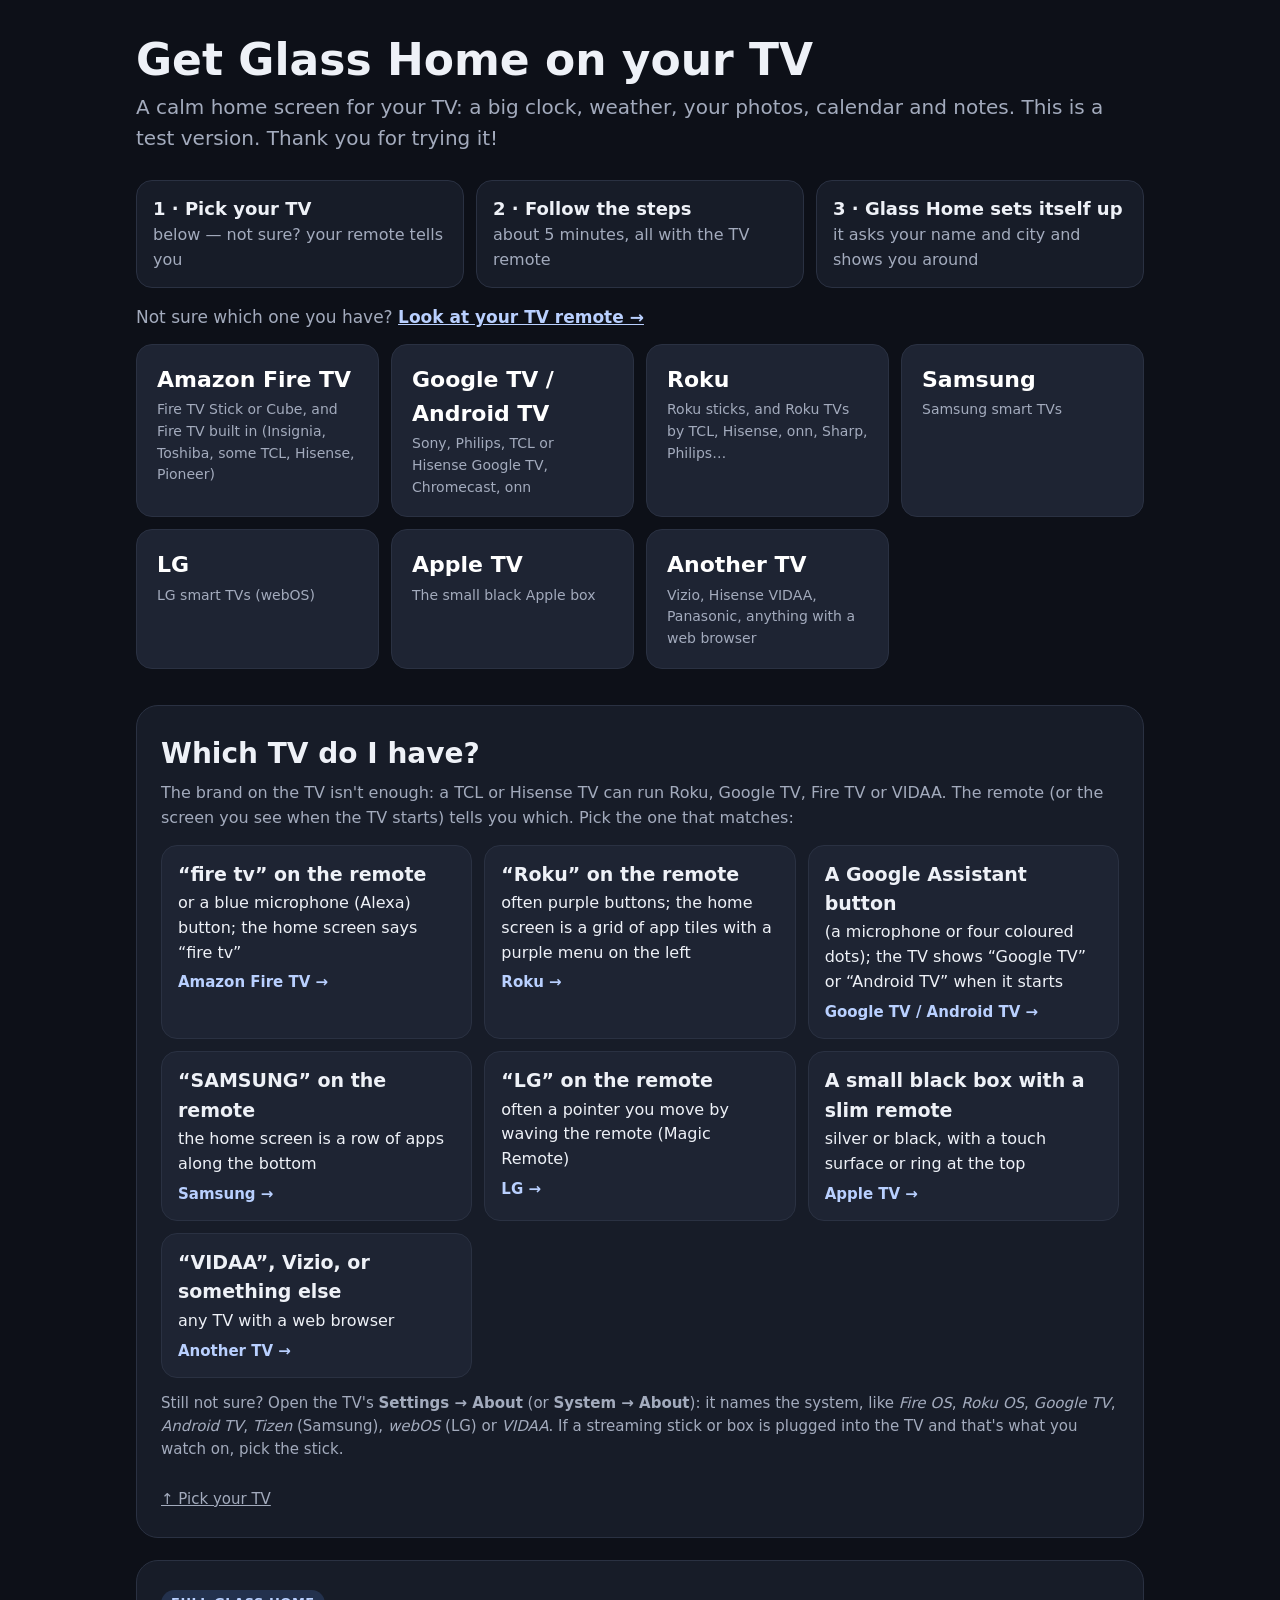
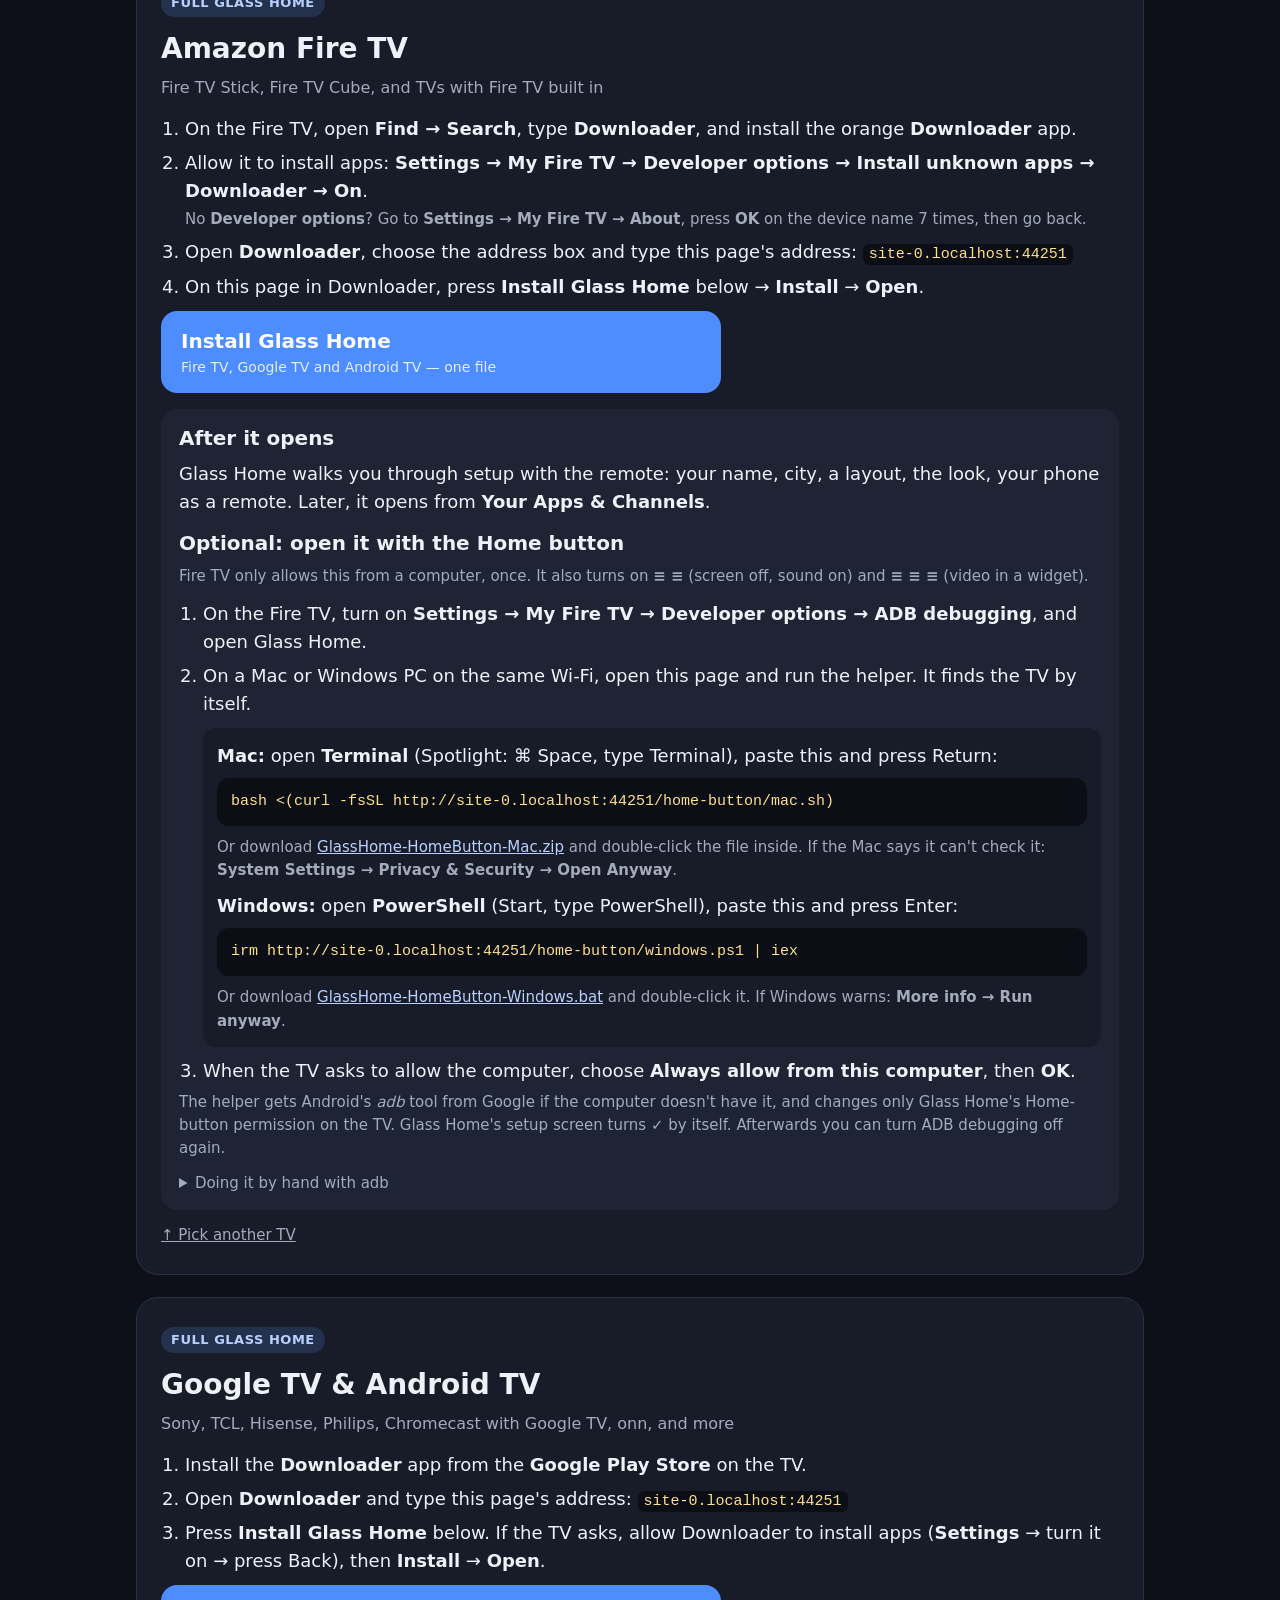
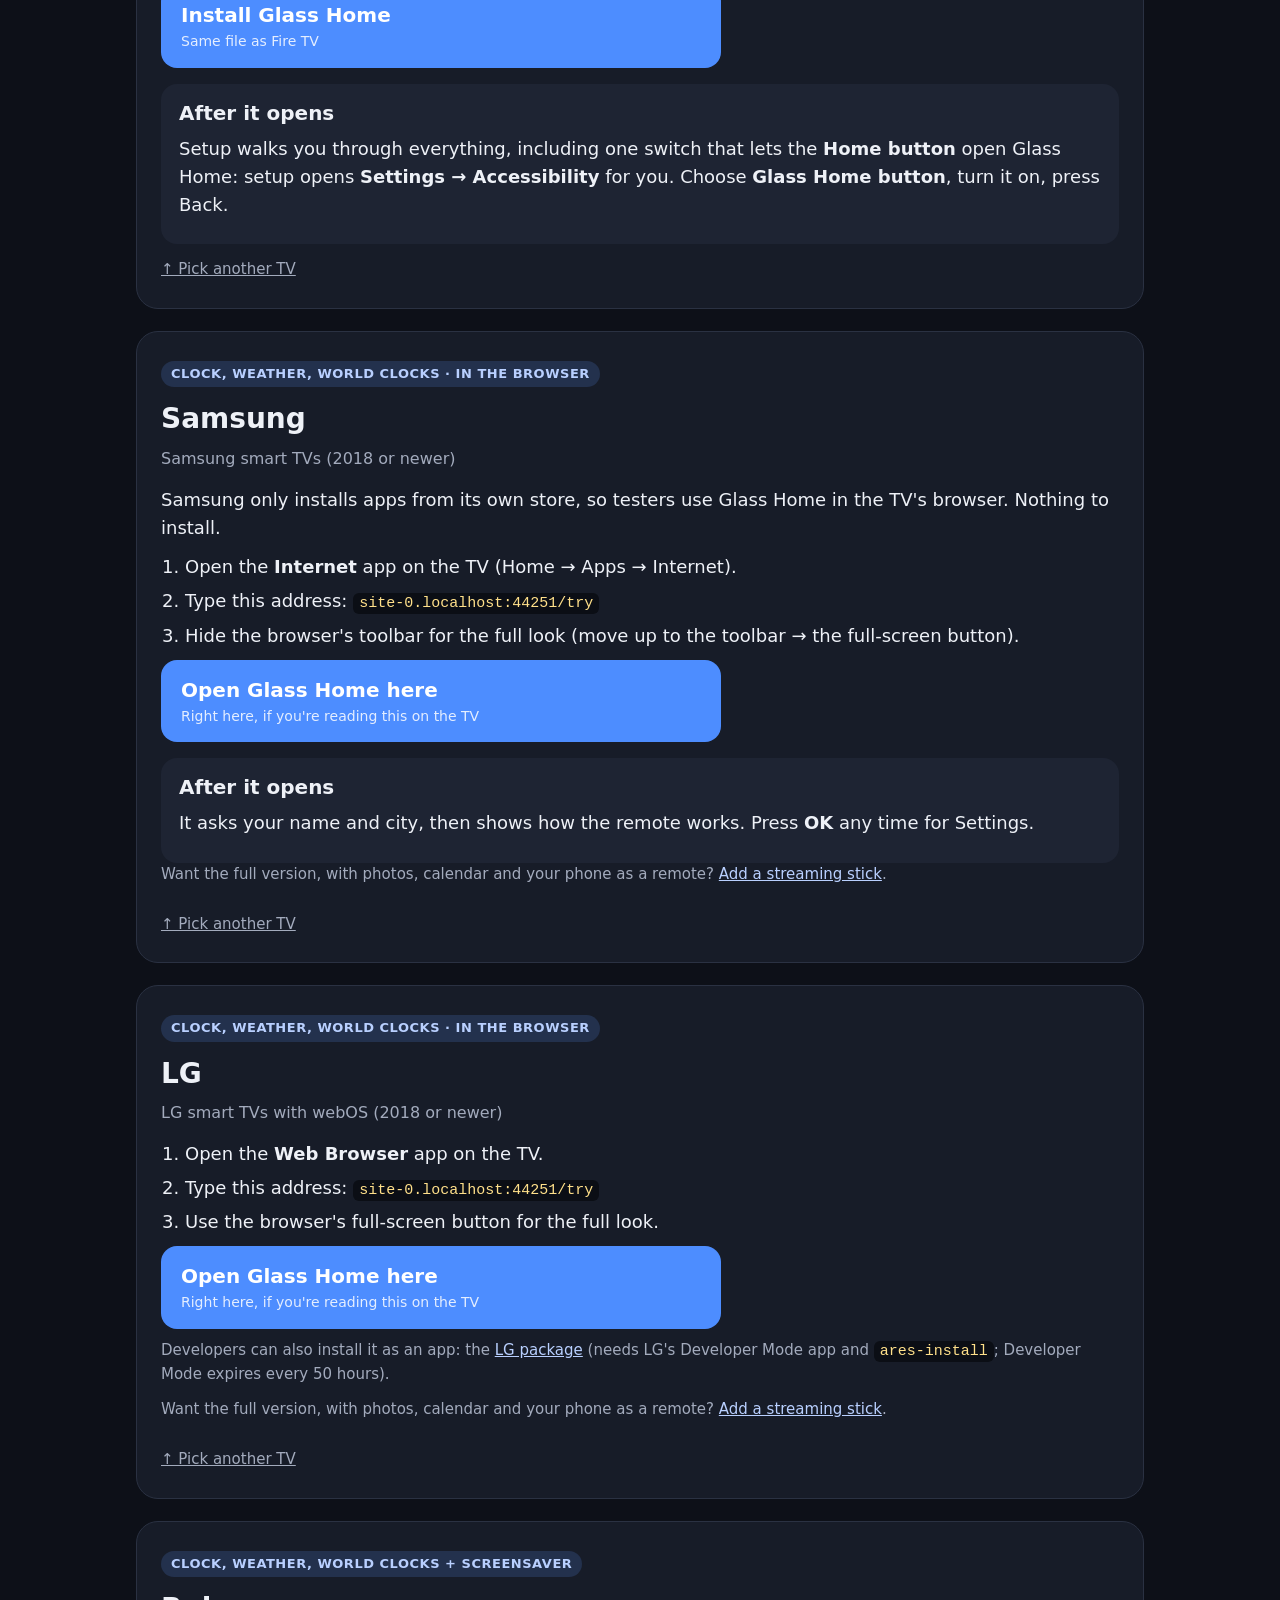
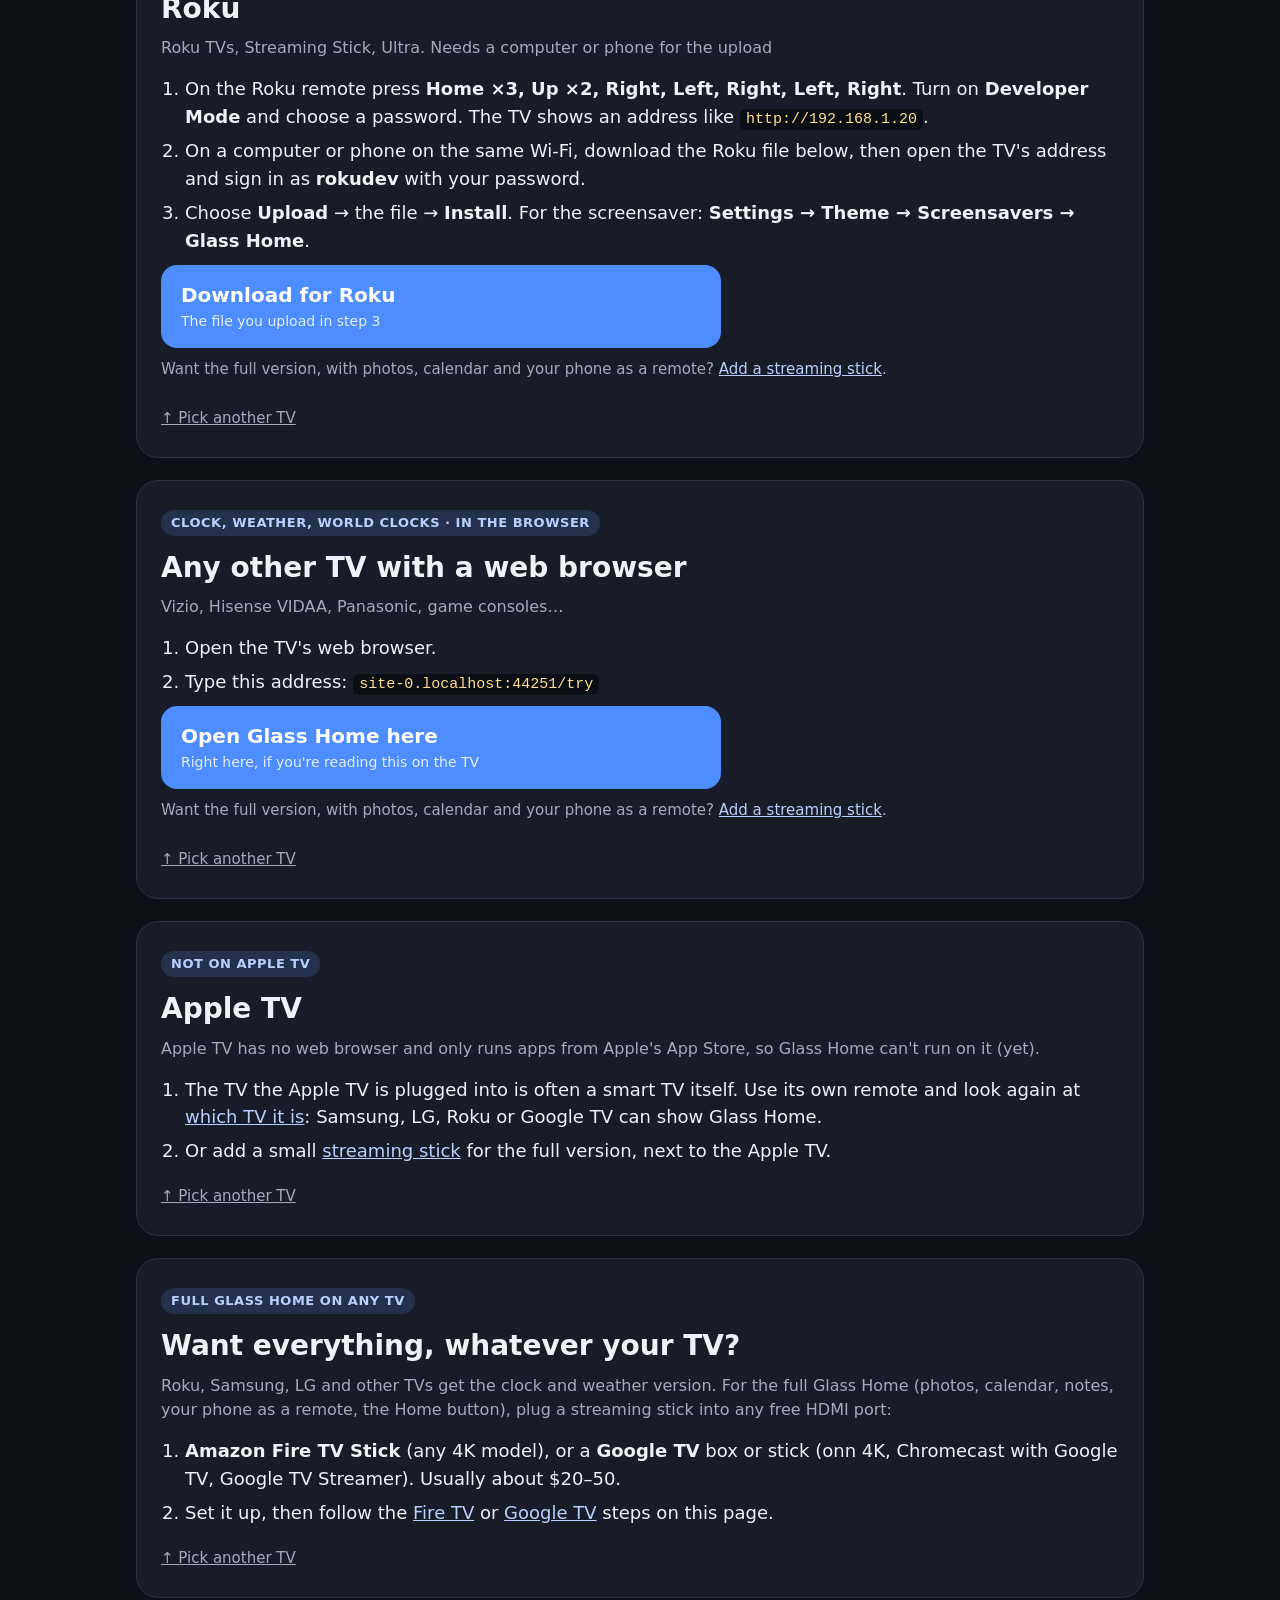
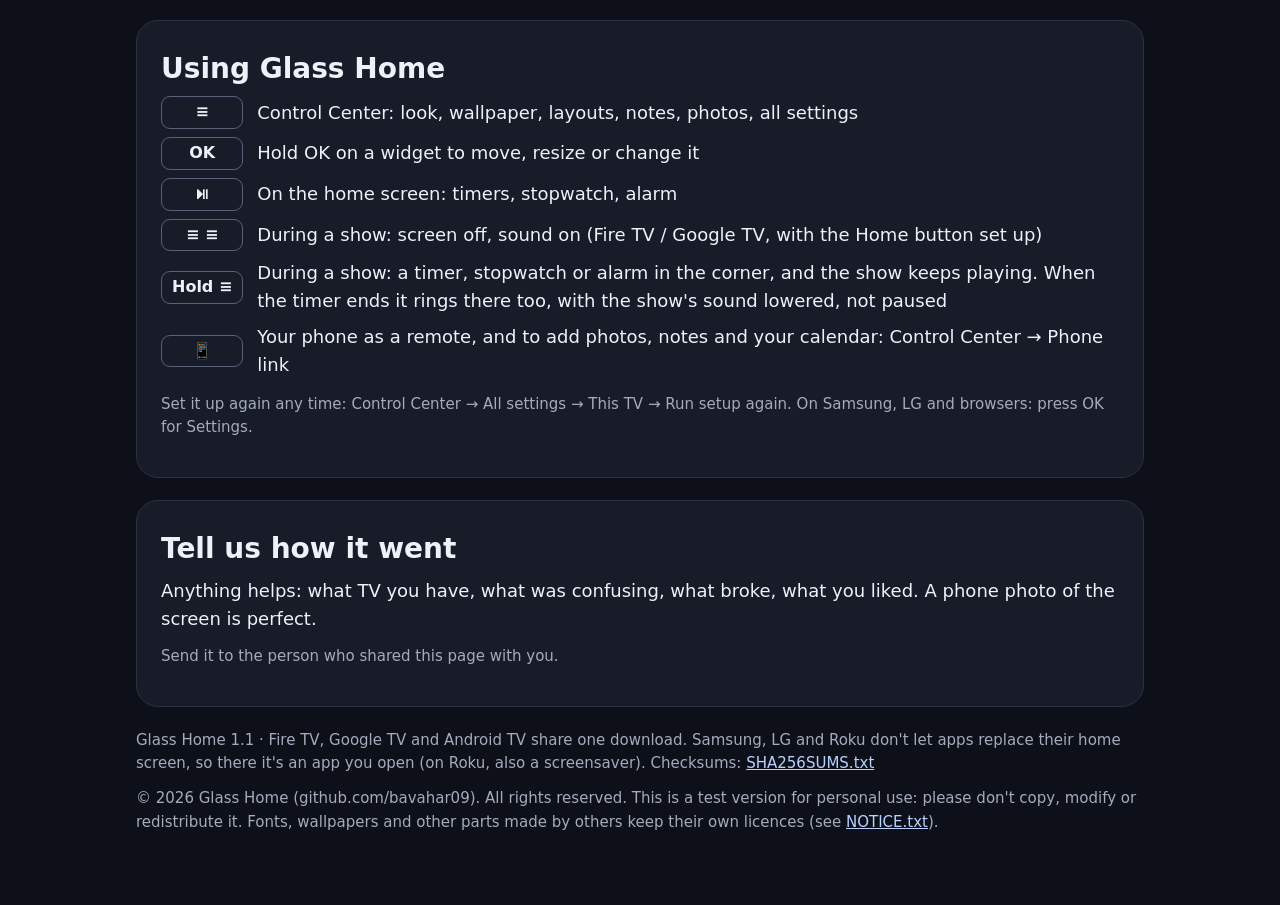
<file: index.html>
<!doctype html>
<html lang="en">
<head>
<meta charset="utf-8">
<meta name="viewport" content="width=device-width,initial-scale=1">
<title>Get Glass Home</title>
<style>
  :root { --bg: #0d1018; --card: #171c28; --card2: #1e2433; --line: #2a3142; --text: #eef1f7; --dim: #a3abbd; --accent: #4d8dff; --ok: #30d158; --code: #ffe08a; }
  * { box-sizing: border-box; }
  html { scroll-behavior: smooth; }
  body { margin: 0; background: var(--bg); color: var(--text); font: 18px/1.55 system-ui, -apple-system, "Segoe UI", Roboto, sans-serif; }
  main { max-width: 1040px; margin: 0 auto; padding: 36px 16px 64px; }
  h1 { font-size: 44px; line-height: 1.1; margin: 0 0 8px; }
  h2 { font-size: 28px; margin: 0 0 6px; }
  h3 { font-size: 20px; margin: 22px 0 6px; }
  p { margin: 0 0 12px; }
  .lead { color: var(--dim); font-size: 20px; margin: 0 0 26px; }
  .steps3 { display: grid; grid-template-columns: repeat(auto-fit, minmax(220px, 1fr)); gap: 12px; margin: 0 0 30px; }
  .steps3 div { background: var(--card); border: 1px solid var(--line); border-radius: 16px; padding: 14px 16px; color: var(--dim); font-size: 16px; }
  .steps3 b { display: block; color: var(--text); font-size: 18px; }
  .pick { display: grid; grid-template-columns: repeat(auto-fit, minmax(230px, 1fr)); gap: 12px; margin: 0 0 36px; }
  a.tv, a.btn { display: block; text-decoration: none; color: #fff; border-radius: 16px; outline: none; }
  a.tv { background: var(--card2); border: 1px solid var(--line); padding: 18px 20px; font-size: 22px; font-weight: 650; }
  a.tv small { display: block; font-weight: 400; font-size: 14px; color: var(--dim); margin-top: 2px; }
  a.btn { background: var(--accent); font-weight: 650; padding: 15px 20px; margin: 10px 0; font-size: 20px; max-width: 560px; }
  a.btn small { display: block; font-weight: 400; font-size: 14px; opacity: .85; }
  a.tv:focus, a.tv:hover, a.btn:focus, a.btn:hover { box-shadow: 0 0 0 4px #fff; }
  section { background: var(--card); border: 1px solid var(--line); border-radius: 22px; padding: 26px 24px; margin: 0 0 22px; scroll-margin-top: 12px; }
  .who { color: var(--dim); margin: 0 0 14px; font-size: 16px; }
  .get { display: inline-block; font-size: 13px; font-weight: 700; letter-spacing: .04em; text-transform: uppercase; padding: 3px 10px; border-radius: 99px; background: #23314d; color: #b9d0ff; margin-bottom: 10px; }
  ol { padding-left: 24px; margin: 8px 0 0; }
  ol li { margin: 6px 0; }
  li b, p b { font-weight: 650; }
  code { font: 15px/1.5 ui-monospace, Menlo, Consolas, monospace; color: var(--code); background: #0b0e15; padding: 2px 6px; border-radius: 6px; word-break: break-all; }
  pre { font: 15px/1.6 ui-monospace, Menlo, Consolas, monospace; color: var(--code); background: #0b0e15; padding: 12px 14px; border-radius: 12px; overflow-x: auto; margin: 8px 0; white-space: pre-wrap; word-break: break-all; }
  .after { background: var(--card2); border-radius: 16px; padding: 14px 18px; margin-top: 16px; }
  .after h3 { margin-top: 0; }
  .note { color: var(--dim); font-size: 15px; }
  .hb { background: var(--card); border-radius: 12px; padding: 4px 14px 10px; margin: 10px 0; }
  .hb p { margin: 10px 0 4px; }
  .after a, .note a { color: #b9d0ff; }
  .unsure { margin: -14px 0 14px; font-size: 17px; color: var(--dim); }
  .unsure a { color: #b9d0ff; font-weight: 650; }
  .clues { display: grid; grid-template-columns: repeat(auto-fit, minmax(280px, 1fr)); gap: 12px; margin: 14px 0; }
  a.clue { display: block; text-decoration: none; color: var(--text); background: var(--card2); border: 1px solid var(--line); border-radius: 16px; padding: 14px 16px; font-size: 16px; outline: none; }
  a.clue b { display: block; font-size: 19px; margin-bottom: 2px; }
  a.clue span { display: block; margin-top: 6px; color: #b9d0ff; font-weight: 650; font-size: 15px; }
  a.clue:focus, a.clue:hover { box-shadow: 0 0 0 4px #fff; }
  details summary { cursor: pointer; margin-top: 10px; }
  .top { display: inline-block; margin-top: 14px; color: var(--dim); font-size: 15px; }
  .keys { display: grid; grid-template-columns: max-content 1fr; gap: 8px 14px; align-items: center; }
  .k { display: inline-block; min-width: 54px; text-align: center; padding: 3px 10px; border: 1px solid #586178; border-radius: 9px; font-weight: 650; font-size: 16px; }
  @media (max-width: 600px) { h1 { font-size: 34px; } body { font-size: 17px; } section { padding: 20px 16px; } }
</style>
</head>
<body>
<main>
  <h1>Get Glass Home on your TV</h1>
  <p class="lead">A calm home screen for your TV: a big clock, weather, your photos, calendar and notes. This is a test version. Thank you for trying it!</p>

  <div class="steps3">
    <div><b>1 · Pick your TV</b>below — not sure? your remote tells you</div>
    <div><b>2 · Follow the steps</b>about 5 minutes, all with the TV remote</div>
    <div><b>3 · Glass Home sets itself up</b>it asks your name and city and shows you around</div>
  </div>

  <p class="unsure">Not sure which one you have? <a href="#which">Look at your TV remote →</a></p>
  <div class="pick">
    <a class="tv" href="#firetv">Amazon Fire TV<small>Fire TV Stick or Cube, and Fire TV built in (Insignia, Toshiba, some TCL, Hisense, Pioneer)</small></a>
    <a class="tv" href="#googletv">Google TV / Android TV<small>Sony, Philips, TCL or Hisense Google TV, Chromecast, onn</small></a>
    <a class="tv" href="#roku">Roku<small>Roku sticks, and Roku TVs by TCL, Hisense, onn, Sharp, Philips…</small></a>
    <a class="tv" href="#samsung">Samsung<small>Samsung smart TVs</small></a>
    <a class="tv" href="#lg">LG<small>LG smart TVs (webOS)</small></a>
    <a class="tv" href="#appletv">Apple TV<small>The small black Apple box</small></a>
    <a class="tv" href="#other">Another TV<small>Vizio, Hisense VIDAA, Panasonic, anything with a web browser</small></a>
  </div>

  <section id="which">
    <h2>Which TV do I have?</h2>
    <p class="who">The brand on the TV isn't enough: a TCL or Hisense TV can run Roku, Google TV, Fire TV or VIDAA. The remote (or the screen you see when the TV starts) tells you which. Pick the one that matches:</p>
    <div class="clues">
      <a class="clue" href="#firetv"><b>“fire tv” on the remote</b>or a blue microphone (Alexa) button; the home screen says “fire tv”<span>Amazon Fire TV →</span></a>
      <a class="clue" href="#roku"><b>“Roku” on the remote</b>often purple buttons; the home screen is a grid of app tiles with a purple menu on the left<span>Roku →</span></a>
      <a class="clue" href="#googletv"><b>A Google Assistant button</b>(a microphone or four coloured dots); the TV shows “Google TV” or “Android TV” when it starts<span>Google TV / Android TV →</span></a>
      <a class="clue" href="#samsung"><b>“SAMSUNG” on the remote</b>the home screen is a row of apps along the bottom<span>Samsung →</span></a>
      <a class="clue" href="#lg"><b>“LG” on the remote</b>often a pointer you move by waving the remote (Magic Remote)<span>LG →</span></a>
      <a class="clue" href="#appletv"><b>A small black box with a slim remote</b>silver or black, with a touch surface or ring at the top<span>Apple TV →</span></a>
      <a class="clue" href="#other"><b>“VIDAA”, Vizio, or something else</b>any TV with a web browser<span>Another TV →</span></a>
    </div>
    <p class="note">Still not sure? Open the TV's <b>Settings → About</b> (or <b>System → About</b>): it names the system, like <i>Fire OS</i>, <i>Roku OS</i>, <i>Google TV</i>, <i>Android TV</i>, <i>Tizen</i> (Samsung), <i>webOS</i> (LG) or <i>VIDAA</i>. If a streaming stick or box is plugged into the TV and that's what you watch on, pick the stick.</p>
    <a class="top" href="#">↑ Pick your TV</a>
  </section>

  <section id="firetv">
    <span class="get">Full Glass Home</span>
    <h2>Amazon Fire TV</h2>
    <p class="who">Fire TV Stick, Fire TV Cube, and TVs with Fire TV built in</p>
    <ol>
      <li>On the Fire TV, open <b>Find → Search</b>, type <b>Downloader</b>, and install the orange <b>Downloader</b> app.</li>
      <li>Allow it to install apps: <b>Settings → My Fire TV → Developer options → Install unknown apps → Downloader → On</b>.
        <br><span class="note">No <b>Developer options</b>? Go to <b>Settings → My Fire TV → About</b>, press <b>OK</b> on the device name 7 times, then go back.</span></li>
      <li>Open <b>Downloader</b>, choose the address box and type this page's address: <code class="here">this page</code></li>
      <li>On this page in Downloader, press <b>Install Glass Home</b> below → <b>Install</b> → <b>Open</b>.</li>
    </ol>
    <a class="btn" href="android-tv/GlassHome-AndroidTV-1.1.apk">Install Glass Home<small>Fire TV, Google TV and Android TV — one file</small></a>
    <div class="after">
      <h3>After it opens</h3>
      <p>Glass Home walks you through setup with the remote: your name, city, a layout, the look, your phone as a remote. Later, it opens from <b>Your Apps &amp; Channels</b>.</p>
      <h3>Optional: open it with the Home button</h3>
      <p class="note">Fire TV only allows this from a computer, once. It also turns on <b>≡ ≡</b> (screen off, sound on) and <b>≡ ≡ ≡</b> (video in a widget).</p>
      <ol>
        <li>On the Fire TV, turn on <b>Settings → My Fire TV → Developer options → ADB debugging</b>, and open Glass Home.</li>
        <li>On a Mac or Windows PC on the same Wi-Fi, open this page and run the helper. It finds the TV by itself.
          <div class="hb">
            <p><b>Mac:</b> open <b>Terminal</b> (Spotlight: ⌘ Space, type Terminal), paste this and press Return:</p>
            <pre class="hb-mac">bash &lt;(curl -fsSL THIS-PAGE/home-button/mac.sh)</pre>
            <p class="note">Or download <a href="home-button/GlassHome-HomeButton-Mac.zip">GlassHome-HomeButton-Mac.zip</a> and double-click the file inside. If the Mac says it can't check it: <b>System Settings → Privacy &amp; Security → Open Anyway</b>.</p>
            <p><b>Windows:</b> open <b>PowerShell</b> (Start, type PowerShell), paste this and press Enter:</p>
            <pre class="hb-win">irm THIS-PAGE/home-button/windows.ps1 | iex</pre>
            <p class="note">Or download <a href="home-button/GlassHome-HomeButton-Windows.bat">GlassHome-HomeButton-Windows.bat</a> and double-click it. If Windows warns: <b>More info → Run anyway</b>.</p>
          </div></li>
        <li>When the TV asks to allow the computer, choose <b>Always allow from this computer</b>, then <b>OK</b>.</li>
      </ol>
      <p class="note">The helper gets Android's <i>adb</i> tool from Google if the computer doesn't have it, and changes only Glass Home's Home-button permission on the TV. Glass Home's setup screen turns ✓ by itself. Afterwards you can turn ADB debugging off again.</p>
      <details class="note"><summary>Doing it by hand with adb</summary>
      <pre>adb connect FIRE-TV-ADDRESS
adb shell settings put secure enabled_accessibility_services com.bavahar.glass/com.bavahar.glass.HomeWatcher
adb shell settings put secure accessibility_enabled 1
adb shell pm grant com.bavahar.glass android.permission.WRITE_SECURE_SETTINGS</pre>
      <p>The address is in <b>Settings → My Fire TV → About → Network</b>. If another accessibility service is on (e.g. VoiceView), add Glass Home's after it with a colon instead of replacing it.</p></details>
    </div>
    <a class="top" href="#">↑ Pick another TV</a>
  </section>

  <section id="googletv">
    <span class="get">Full Glass Home</span>
    <h2>Google TV &amp; Android TV</h2>
    <p class="who">Sony, TCL, Hisense, Philips, Chromecast with Google TV, onn, and more</p>
    <ol>
      <li>Install the <b>Downloader</b> app from the <b>Google Play Store</b> on the TV.</li>
      <li>Open <b>Downloader</b> and type this page's address: <code class="here">this page</code></li>
      <li>Press <b>Install Glass Home</b> below. If the TV asks, allow Downloader to install apps (<b>Settings</b> → turn it on → press Back), then <b>Install</b> → <b>Open</b>.</li>
    </ol>
    <a class="btn" href="android-tv/GlassHome-AndroidTV-1.1.apk">Install Glass Home<small>Same file as Fire TV</small></a>
    <div class="after">
      <h3>After it opens</h3>
      <p>Setup walks you through everything, including one switch that lets the <b>Home button</b> open Glass Home: setup opens <b>Settings → Accessibility</b> for you. Choose <b>Glass Home button</b>, turn it on, press Back.</p>
    </div>
    <a class="top" href="#">↑ Pick another TV</a>
  </section>

  <section id="samsung">
    <span class="get">Clock, weather, world clocks · in the browser</span>
    <h2>Samsung</h2>
    <p class="who">Samsung smart TVs (2018 or newer)</p>
    <p>Samsung only installs apps from its own store, so testers use Glass Home in the TV's browser. Nothing to install.</p>
    <ol>
      <li>Open the <b>Internet</b> app on the TV (Home → Apps → Internet).</li>
      <li>Type this address: <code class="try">this page/try</code></li>
      <li>Hide the browser's toolbar for the full look (move up to the toolbar → the full-screen button).</li>
    </ol>
    <a class="btn" href="try/">Open Glass Home here<small>Right here, if you're reading this on the TV</small></a>
    <div class="after"><h3>After it opens</h3><p>It asks your name and city, then shows how the remote works. Press <b>OK</b> any time for Settings.</p></div>
    <p class="note">Want the full version, with photos, calendar and your phone as a remote? <a href="#stick">Add a streaming stick</a>.</p>
    <a class="top" href="#">↑ Pick another TV</a>
  </section>

  <section id="lg">
    <span class="get">Clock, weather, world clocks · in the browser</span>
    <h2>LG</h2>
    <p class="who">LG smart TVs with webOS (2018 or newer)</p>
    <ol>
      <li>Open the <b>Web Browser</b> app on the TV.</li>
      <li>Type this address: <code class="try">this page/try</code></li>
      <li>Use the browser's full-screen button for the full look.</li>
    </ol>
    <a class="btn" href="try/">Open Glass Home here<small>Right here, if you're reading this on the TV</small></a>
    <p class="note">Developers can also install it as an app: the <a href="lg-webos/GlassHome-LG-webOS-1.1.ipk" style="color:#b9d0ff">LG package</a> (needs LG's Developer Mode app and <code>ares-install</code>; Developer Mode expires every 50 hours).</p>
    <p class="note">Want the full version, with photos, calendar and your phone as a remote? <a href="#stick">Add a streaming stick</a>.</p>
    <a class="top" href="#">↑ Pick another TV</a>
  </section>

  <section id="roku">
    <span class="get">Clock, weather, world clocks + screensaver</span>
    <h2>Roku</h2>
    <p class="who">Roku TVs, Streaming Stick, Ultra. Needs a computer or phone for the upload</p>
    <ol>
      <li>On the Roku remote press <b>Home ×3, Up ×2, Right, Left, Right, Left, Right</b>. Turn on <b>Developer Mode</b> and choose a password. The TV shows an address like <code>http://192.168.1.20</code>.</li>
      <li>On a computer or phone on the same Wi-Fi, download the Roku file below, then open the TV's address and sign in as <b>rokudev</b> with your password.</li>
      <li>Choose <b>Upload</b> → the file → <b>Install</b>. For the screensaver: <b>Settings → Theme → Screensavers → Glass Home</b>.</li>
    </ol>
    <a class="btn" href="roku/GlassHome-Roku-1.1.zip">Download for Roku<small>The file you upload in step 3</small></a>
    <p class="note">Want the full version, with photos, calendar and your phone as a remote? <a href="#stick">Add a streaming stick</a>.</p>
    <a class="top" href="#">↑ Pick another TV</a>
  </section>

  <section id="other">
    <span class="get">Clock, weather, world clocks · in the browser</span>
    <h2>Any other TV with a web browser</h2>
    <p class="who">Vizio, Hisense VIDAA, Panasonic, game consoles…</p>
    <ol>
      <li>Open the TV's web browser.</li>
      <li>Type this address: <code class="try">this page/try</code></li>
    </ol>
    <a class="btn" href="try/">Open Glass Home here<small>Right here, if you're reading this on the TV</small></a>
    <p class="note">Want the full version, with photos, calendar and your phone as a remote? <a href="#stick">Add a streaming stick</a>.</p>
    <a class="top" href="#">↑ Pick another TV</a>
  </section>

  <section id="appletv">
    <span class="get">Not on Apple TV</span>
    <h2>Apple TV</h2>
    <p class="who">Apple TV has no web browser and only runs apps from Apple's App Store, so Glass Home can't run on it (yet).</p>
    <ol>
      <li>The TV the Apple TV is plugged into is often a smart TV itself. Use its own remote and look again at <a href="#which" style="color:#b9d0ff">which TV it is</a>: Samsung, LG, Roku or Google TV can show Glass Home.</li>
      <li>Or add a small <a href="#stick" style="color:#b9d0ff">streaming stick</a> for the full version, next to the Apple TV.</li>
    </ol>
    <a class="top" href="#">↑ Pick another TV</a>
  </section>

  <section id="stick">
    <span class="get">Full Glass Home on any TV</span>
    <h2>Want everything, whatever your TV?</h2>
    <p class="who">Roku, Samsung, LG and other TVs get the clock and weather version. For the full Glass Home (photos, calendar, notes, your phone as a remote, the Home button), plug a streaming stick into any free HDMI port:</p>
    <ol>
      <li><b>Amazon Fire TV Stick</b> (any 4K model), or a <b>Google TV</b> box or stick (onn 4K, Chromecast with Google TV, Google TV Streamer). Usually about $20–50.</li>
      <li>Set it up, then follow the <a href="#firetv" style="color:#b9d0ff">Fire TV</a> or <a href="#googletv" style="color:#b9d0ff">Google TV</a> steps on this page.</li>
    </ol>
    <a class="top" href="#">↑ Pick another TV</a>
  </section>

  <section id="using">
    <h2>Using Glass Home</h2>
    <div class="keys">
      <span class="k">≡</span><span>Control Center: look, wallpaper, layouts, notes, photos, all settings</span>
      <span class="k">OK</span><span>Hold OK on a widget to move, resize or change it</span>
      <span class="k">⏯</span><span>On the home screen: timers, stopwatch, alarm</span>
      <span class="k">≡ ≡</span><span>During a show: screen off, sound on (Fire TV / Google TV, with the Home button set up)</span>
      <span class="k">Hold ≡</span><span>During a show: a timer, stopwatch or alarm in the corner, and the show keeps playing. When the timer ends it rings there too, with the show's sound lowered, not paused</span>
      <span class="k">📱</span><span>Your phone as a remote, and to add photos, notes and your calendar: Control Center → Phone link</span>
    </div>
    <p class="note" style="margin-top:14px">Set it up again any time: Control Center → All settings → This TV → Run setup again. On Samsung, LG and browsers: press OK for Settings.</p>
  </section>

  <section id="feedback">
    <h2>Tell us how it went</h2>
    <p>Anything helps: what TV you have, what was confusing, what broke, what you liked. A phone photo of the screen is perfect.</p>
    <a class="btn" id="fb" href="__FEEDBACK__">Send feedback</a>
    <p class="note" id="fbNone">Send it to the person who shared this page with you.</p>
  </section>

  <p class="note">Glass Home 1.1 · Fire TV, Google TV and Android TV share one download. Samsung, LG and Roku don't let apps replace their home screen, so there it's an app you open (on Roku, also a screensaver). Checksums: <a href="SHA256SUMS.txt" style="color:#b9d0ff">SHA256SUMS.txt</a></p>
  <p class="note">© 2026 Glass Home (github.com/bavahar09). All rights reserved. This is a test version for personal use: please don't copy, modify or redistribute it. Fonts, wallpapers and other parts made by others keep their own licences (see <a href="NOTICE.txt">NOTICE.txt</a>).</p>
</main>
<script>
  // This page's own address, to type on a TV remote (TV browsers can't follow a link from a phone).
  (function () {
    var base = location.host + location.pathname.replace(/index\.html$/, '').replace(/\/$/, '');
    var i, h = document.querySelectorAll('.here'), t = document.querySelectorAll('.try');
    for (i = 0; i < h.length; i++) h[i].textContent = base;
    for (i = 0; i < t.length; i++) t[i].textContent = base + '/try';
    // the Home button helper's one-liners, pointing at wherever this page is served from
    var origin = location.protocol === 'file:' ? 'http://THIS-PAGE' : location.protocol + '//' + base;
    var hm = document.querySelectorAll('.hb-mac'), hw = document.querySelectorAll('.hb-win');
    for (i = 0; i < hm.length; i++) hm[i].textContent = 'bash <(curl -fsSL ' + origin + '/home-button/mac.sh)';
    for (i = 0; i < hw.length; i++) hw[i].textContent = 'irm ' + origin + '/home-button/windows.ps1 | iex';
    var fb = document.getElementById('fb');
    if (fb.getAttribute('href').indexOf('__') === 0) fb.style.display = 'none';   // no feedback link set up yet
    else document.getElementById('fbNone').style.display = 'none';
  })();
</script>
</body>
</html>
</file>
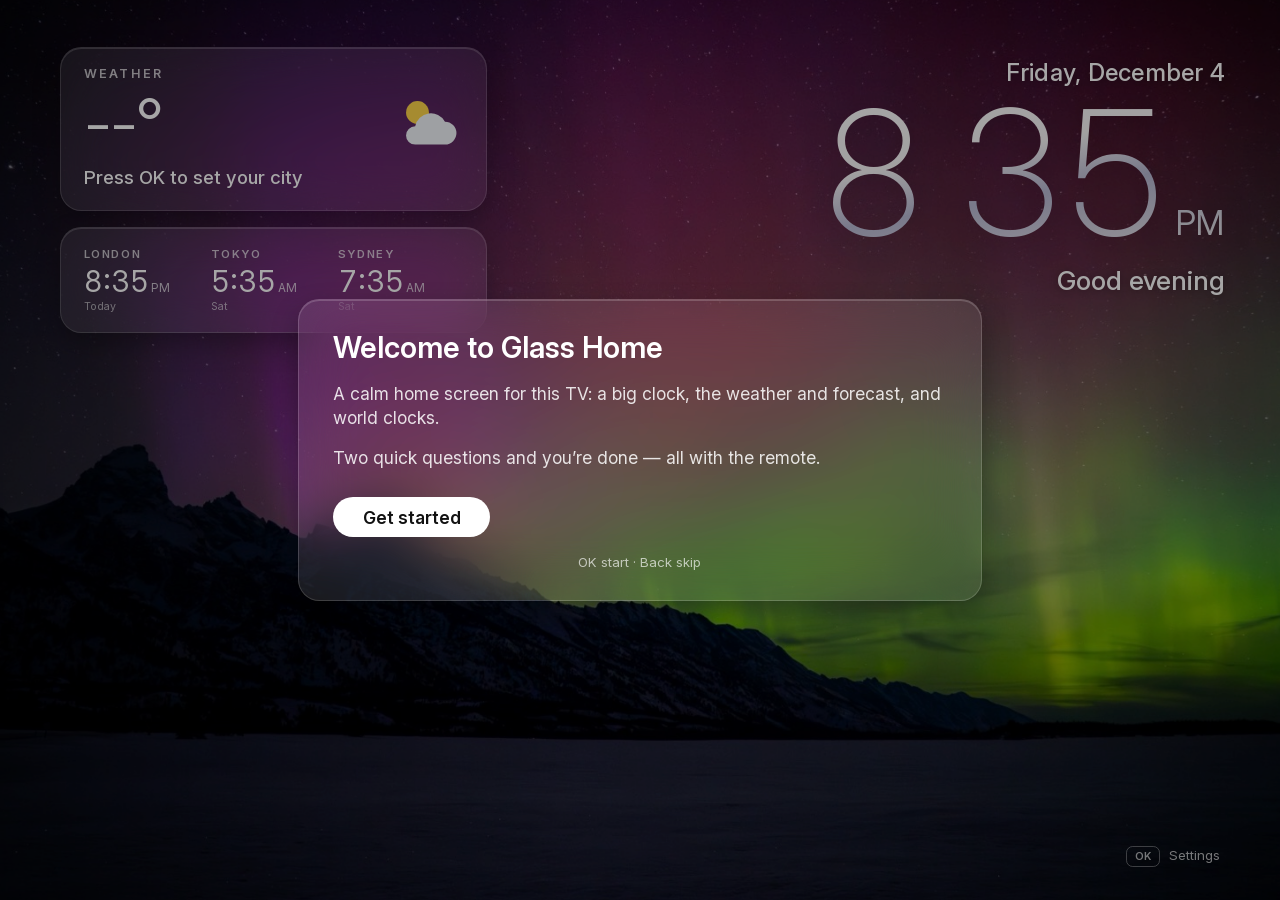
<file: try/index.html>
<!doctype html>
<html lang="en">
<head>
<meta charset="utf-8">
<meta name="viewport" content="width=1920">
<title>Glass Home</title>
<link rel="stylesheet" href="app.css">
</head>
<body>
<div id="bg"><div class="bg-img" id="bgA"></div><div class="bg-img" id="bgB"></div><div class="bg-veil"></div></div>

<main id="home">
  <section class="col">
    <div class="card" id="weatherCard">
      <div class="label" id="wCity">Weather</div>
      <div class="w-now">
        <div class="w-temp" id="wTemp">--°</div>
        <div class="w-icon" id="wIcon"></div>
      </div>
      <div class="w-desc" id="wDesc">Press OK to set your city</div>
      <div class="w-hilo" id="wHiLo"></div>
    </div>
    <div class="card" id="forecastCard"><div class="days" id="days"></div></div>
    <div class="card" id="worldCard"><div class="world" id="world"></div></div>
  </section>

  <section class="hero" id="hero">
    <div class="date" id="date"></div>
    <div class="clock" id="clock"><span id="hh">--</span><span class="colon">:</span><span id="mm">--</span><span class="ampm" id="ampm"></span></div>
    <div class="greet" id="greet"></div>
    <div class="sun" id="sun"></div>
  </section>
</main>

<div class="hint" id="hint"><span class="key">OK</span> Settings</div>

<div id="settings" class="hidden">
  <div class="panel">
    <h1>Settings</h1>
    <ul id="rows"></ul>
    <div class="panel-hint">▲▼ choose · OK change · Back close</div>
  </div>
</div>

<div id="editor" class="hidden">
  <div class="panel small">
    <h2 id="edTitle"></h2>
    <input id="edInput" type="text" autocomplete="off" spellcheck="false">
    <div class="panel-hint" id="edHint">Type, then press OK</div>
  </div>
</div>

<div id="welcome" class="hidden">
  <div class="panel">
    <h1 id="wlTitle">Welcome to Glass Home</h1>
    <div id="wlBody"></div>
    <div class="panel-hint" id="wlHint"></div>
  </div>
</div>

<script src="app.js"></script>
</body>
</html>
</file>
<file: try/app.css>
/* Glass Home for LG (webOS) and Samsung (Tizen). Laid out for a 1920×1080 screen; 1rem = 10px there. */
@font-face { font-family: "Inter"; src: url("fonts/Inter.woff2") format("woff2"); font-weight: 100 900; }

html { font-size: calc(100vw / 192); }
html, body { margin: 0; height: 100%; overflow: hidden; background: #0b0d12; color: #fff;
  font-family: "Inter", "LG Smart UI", "SamsungOne", "Helvetica Neue", Arial, sans-serif;
  -webkit-font-smoothing: antialiased; cursor: none; }

/* Background: two layers cross-fade; a slow drift keeps it alive (and protects the panel). */
#bg { position: fixed; top: 0; left: 0; right: 0; bottom: 0; overflow: hidden; }
.bg-img { position: absolute; top: -3%; left: -3%; width: 106%; height: 106%; background-size: cover; background-position: center;
  opacity: 0; transition: opacity 2.4s ease; will-change: transform, opacity; animation: drift 90s ease-in-out infinite alternate; }
.bg-img.on { opacity: 1; }
.bg-veil { position: absolute; top: 0; left: 0; right: 0; bottom: 0;
  background: linear-gradient(90deg, rgba(0,0,0,.45) 0%, rgba(0,0,0,.12) 45%, rgba(0,0,0,.28) 100%); }
@keyframes drift { from { transform: translate3d(0,0,0) scale(1); } to { transform: translate3d(-1.2%, -0.8%, 0) scale(1.03); } }

/* Glass: real blur where the TV supports it, a tinted pane where it doesn't. */
.card, .panel { background: rgba(28, 32, 42, .55); border: 1px solid rgba(255,255,255,.16); border-radius: 3.2rem;
  box-shadow: 0 1.6rem 4rem rgba(0,0,0,.28), inset 0 1px 0 rgba(255,255,255,.18); }
@supports ((backdrop-filter: blur(1px)) or (-webkit-backdrop-filter: blur(1px))) {
  .card, .panel { background: rgba(255,255,255,.10); -webkit-backdrop-filter: blur(28px) saturate(1.5); backdrop-filter: blur(28px) saturate(1.5); }
}

#home { position: fixed; top: 0; left: 0; right: 0; bottom: 0; display: flex; padding: 7rem 9rem; box-sizing: border-box; }
.col { width: 64rem; display: flex; flex-direction: column; }
.col > .card + .card { margin-top: 2.4rem; }   /* not flex gap: older TV browsers lack it */
.col > .card { padding: 2.8rem 3.4rem; }
.label { font-size: 1.9rem; letter-spacing: .18em; text-transform: uppercase; opacity: .72; font-weight: 600; }

.w-now { display: flex; align-items: center; justify-content: space-between; margin-top: .6rem; }
.w-temp { font-size: 10rem; font-weight: 300; line-height: 1; letter-spacing: -.03em; }
.w-icon svg { width: 11rem; height: 11rem; }
.w-desc { font-size: 2.8rem; font-weight: 500; margin-top: .8rem; }
.w-hilo { font-size: 2.2rem; opacity: .75; margin-top: .4rem; }

.days { display: flex; justify-content: space-between; }
.day { text-align: center; width: 9.6rem; }
.day .n { font-size: 2.1rem; font-weight: 600; opacity: .85; }
.day svg { width: 5.6rem; height: 5.6rem; margin: 1rem 0 .6rem; }
.day .t { font-size: 2.1rem; font-feature-settings: "tnum"; }
.day .t span { opacity: .6; margin-left: .6rem; }

.world { display: flex; justify-content: space-between; }
.city { width: 33%; }
.city .c { font-size: 1.7rem; letter-spacing: .14em; text-transform: uppercase; opacity: .7; font-weight: 600; }
.city .t { font-size: 4.4rem; font-weight: 400; font-feature-settings: "tnum"; margin-top: .4rem; }
.city .t small { font-size: 1.8rem; opacity: .7; margin-left: .4rem; }
.city .d { font-size: 1.6rem; opacity: .6; margin-top: .2rem; }

/* The clock: big, light, with a glassy sheen. */
.hero { flex: 1; display: flex; flex-direction: column; align-items: flex-end; justify-content: flex-start; padding-top: 1rem;
  transition: transform 1.2s ease; }
.date { font-size: 3.6rem; font-weight: 500; letter-spacing: .01em; text-shadow: 0 .2rem 1.2rem rgba(0,0,0,.35); }
.clock { font-size: 26rem; font-weight: 200; line-height: .95; letter-spacing: -.04em; font-feature-settings: "tnum", "cv01";
  color: rgba(255,255,255,.92); text-shadow: 0 .4rem 3rem rgba(0,0,0,.25); margin-top: .4rem; white-space: nowrap; }
@supports (-webkit-background-clip: text) {
  .clock { background: linear-gradient(170deg, #fff 0%, rgba(255,255,255,.96) 38%, rgba(214,228,255,.78) 60%, rgba(255,255,255,.9) 100%);
    -webkit-background-clip: text; background-clip: text; color: transparent; text-shadow: none;
    filter: drop-shadow(0 .5rem 2.4rem rgba(0,0,0,.28)); }
}
.colon { position: relative; top: -.06em; margin: 0 -.02em; }   /* no transform/opacity: they would break the gradient text */
.ampm { font-size: 5rem; font-weight: 400; letter-spacing: .02em; margin-left: 1.6rem; }
.greet { font-size: 4rem; font-weight: 500; margin-top: 1.4rem; text-shadow: 0 .2rem 1.2rem rgba(0,0,0,.35); }
.sun { font-size: 2.2rem; opacity: .75; margin-top: 1rem; }

.hint { position: fixed; right: 9rem; bottom: 5rem; font-size: 2rem; opacity: .7; transition: opacity 1s; }
.hint.fade { opacity: 0; }
.key { display: inline-block; padding: .4rem 1.2rem; border: 1px solid rgba(255,255,255,.5); border-radius: 1rem; margin-right: .8rem; font-weight: 600; font-size: 1.6rem; }

/* Settings and the text editor. */
#settings, #editor, #welcome { position: fixed; top: 0; left: 0; right: 0; bottom: 0; display: flex; align-items: center; justify-content: center;
  background: rgba(0,0,0,.35); }
.hidden { display: none !important; }
.panel { width: 92rem; padding: 4.4rem 5.2rem; }
.panel.small { width: 80rem; }
.panel h1 { font-size: 4.4rem; font-weight: 600; margin: 0 0 2.6rem; }
.panel h2 { font-size: 3.4rem; font-weight: 600; margin: 0 0 2.4rem; }
#rows { list-style: none; margin: 0; padding: 0; }
#rows li { display: flex; justify-content: space-between; align-items: center; font-size: 2.9rem; padding: 2rem 2.6rem; border-radius: 2rem;
  transition: background .15s, transform .15s; }
#rows li .v { opacity: .75; }
#rows li.sel { background: rgba(255,255,255,.92); color: #0b0d12; transform: scale(1.02); }
#rows li.sel .v { opacity: .7; }
.panel-hint { font-size: 2rem; opacity: .65; margin-top: 2.6rem; text-align: center; }
#edInput { width: 100%; box-sizing: border-box; font: inherit; font-size: 3.4rem; padding: 2rem 2.6rem; border-radius: 2rem;
  border: 2px solid rgba(255,255,255,.6); background: rgba(0,0,0,.25); color: #fff; outline: none; }
#edInput:focus { border-color: #fff; }

/* first run (welcome) */
#wlBody p { font-size: 2.6rem; opacity: .85; margin: 0 0 2.4rem; line-height: 1.4; }
.wl-row { display: flex; align-items: center; font-size: 2.5rem; margin: 1.6rem 0; }
.wl-row .key { min-width: 8rem; text-align: center; margin-right: 2.4rem; font-size: 2rem; }
.wl-go { display: inline-block; margin-top: 1.6rem; padding: 1.4rem 4.4rem; border-radius: 4rem; background: #fff; color: #111; font-size: 2.6rem; font-weight: 600; }
</file>
